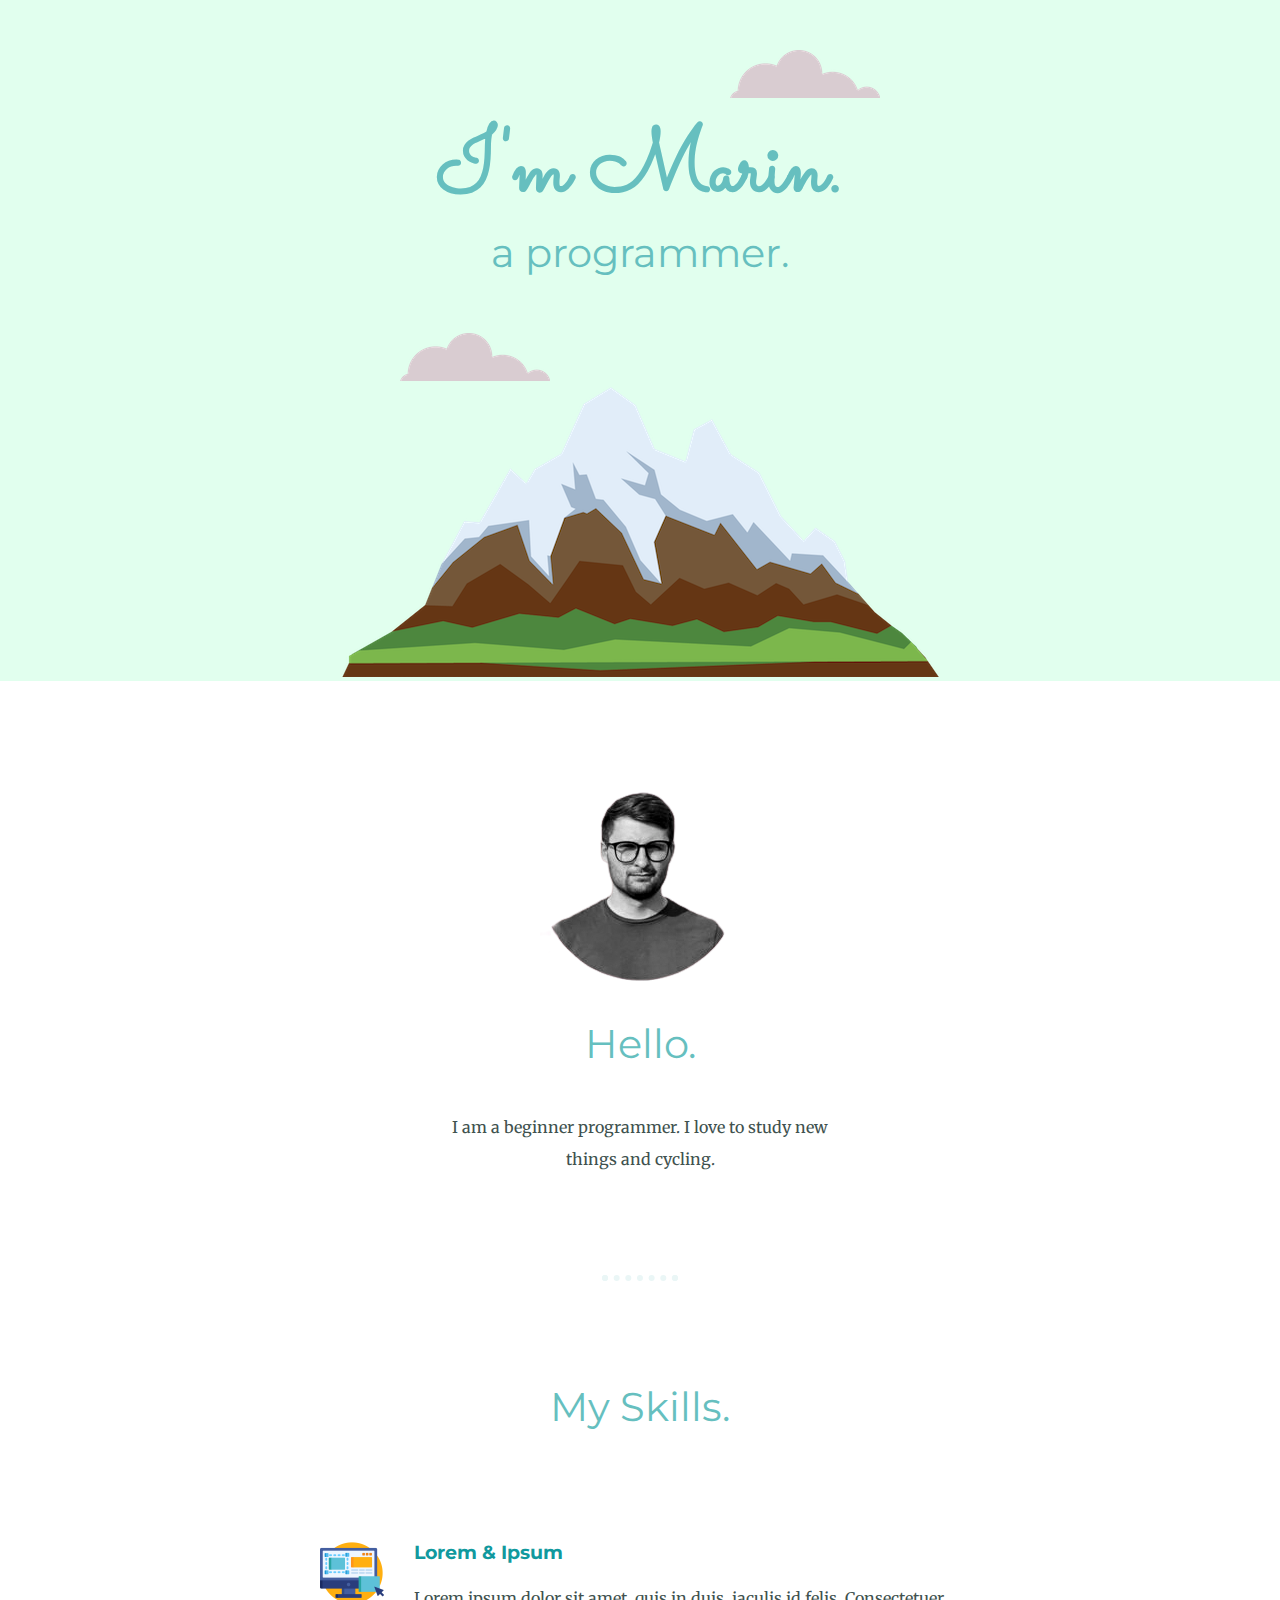
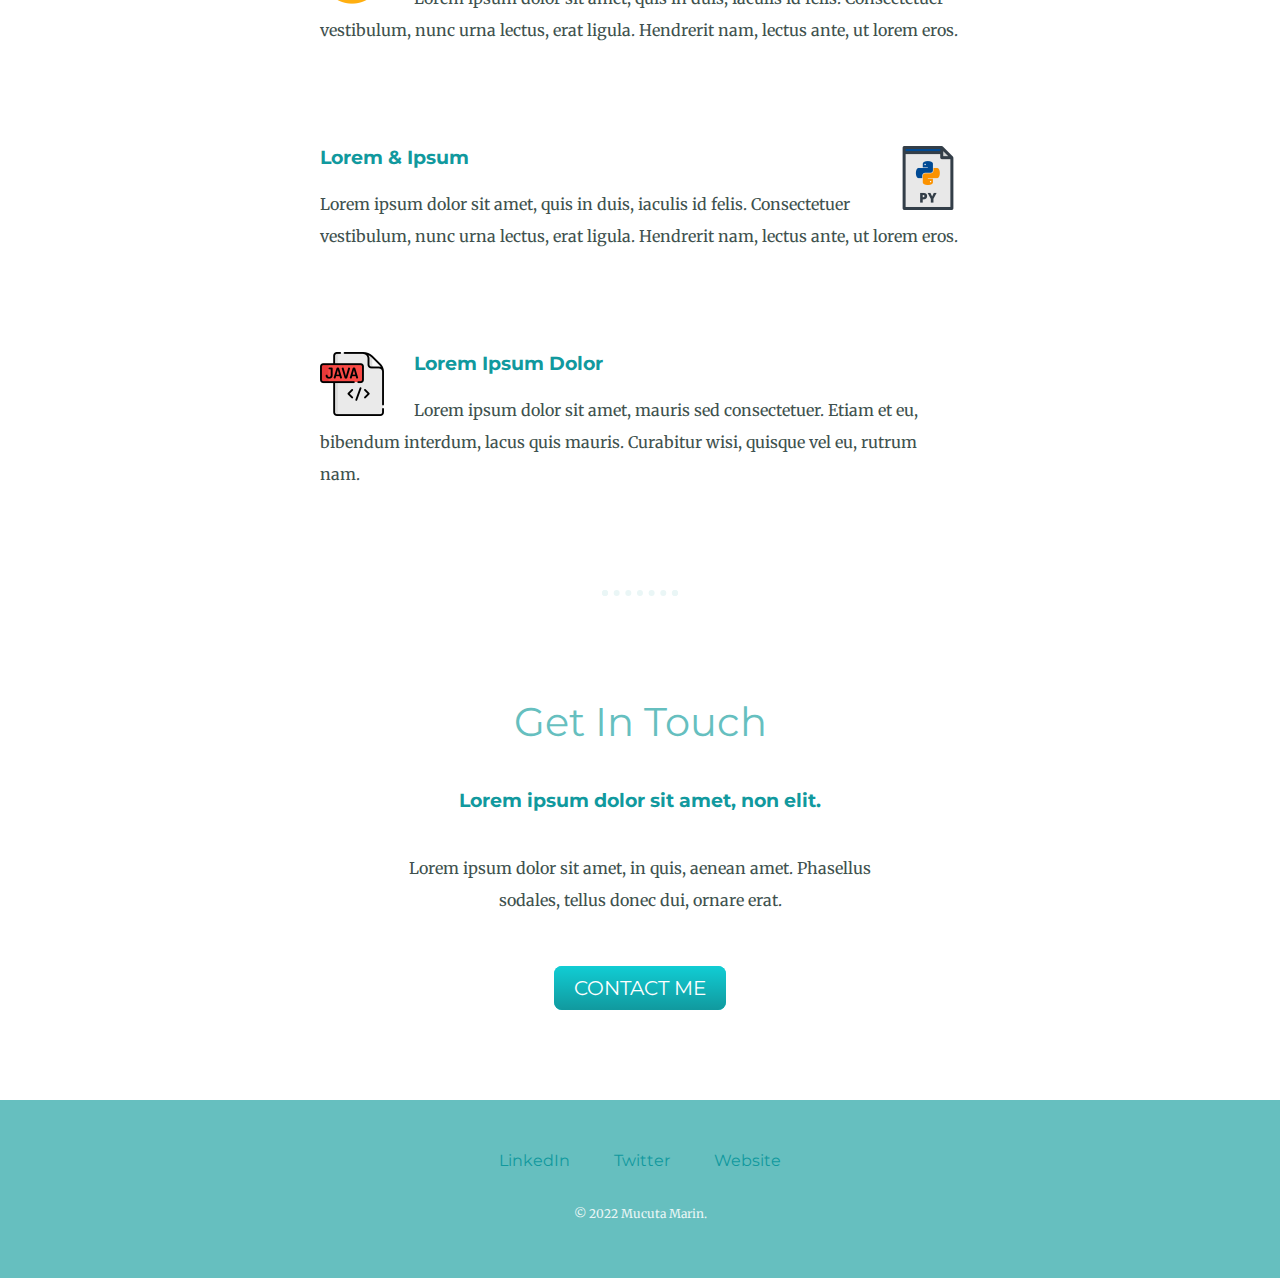
<file: Day_55_CSS_Html_My_Site/index.html>
<!DOCTYPE html>
<html lang="en" dir="ltr">
  <head>
    <meta charset="utf-8">
    <title>Mucuta Marin</title>
    <link rel="stylesheet" href="css/styles.css">
    <link rel="icon" href="favicon.ico">
    <link rel="preconnect" href="https://fonts.googleapis.com">
    <link rel="preconnect" href="https://fonts.gstatic.com" crossorigin>
    <link href="https://fonts.googleapis.com/css2?family=Merriweather:ital@1&family=Montserrat&family=Sacramento&display=swap" rel="stylesheet">
  </head>
  <body>
    <div class="top-conttainer">
      <img class="top-cloud" src="images/cloud.png" alt="cloud-img">
      <h1>I'm Marin.</h1>
      <h2>a programmer.</h2>
      <img class="bottom-cloud" src="images/cloud.png" alt="cloud-img">
      <img src="images/mountain.png" alt="mountain-img">
    </div>
    <div class="middle-container">
      <div class="profile">
        <img class="my-photo" src="images/my_photo.png" alt="my-photo">
        <h2>Hello.</h2>
        <p class="intro">I am a beginner programmer. I love to study new things and cycling. </p>
      </div>

      <hr size="3" noshade>   </hr>
      <div class="skills">
        <h2>My Skills.</h2>
        <div class="skill-row">
          <img class="ux-photo" src="images/ux.png" alt="ux-photo">
          <h3>Lorem & Ipsum</h3>
          <p>Lorem ipsum dolor sit amet, quis in duis, iaculis id felis. Consectetuer vestibulum, nunc urna lectus, erat ligula. Hendrerit nam, lectus ante, ut lorem eros.</p>
        </div>
        <div class="skill-row">
          <img class="python-photo" src="images/py.png" alt="python-photo">
          <h3>Lorem & Ipsum</h3>
          <p>Lorem ipsum dolor sit amet, quis in duis, iaculis id felis. Consectetuer vestibulum, nunc urna lectus, erat ligula. Hendrerit nam, lectus ante, ut lorem eros.</p>
        </div>

        <div class="skill-row">
          <img class="java-photo" src="images/java.png" alt="java-photo">
          <h3>Lorem Ipsum Dolor</h3>
          <p>Lorem ipsum dolor sit amet, mauris sed consectetuer. Etiam et eu, bibendum interdum, lacus quis mauris. Curabitur wisi, quisque vel eu, rutrum nam.</p>
        </div>
      </div>

    <hr size="3" noshade> </hr>
      <div class="contact-me">
        <h2>Get In Touch</h2>
        <h3>Lorem ipsum dolor sit amet, non elit.</h3>
        <p class="contact-message">Lorem ipsum dolor sit amet, in quis, aenean amet. Phasellus sodales, tellus donec dui, ornare erat.</p>
        <a class="btn" href="pilot01j@email.com">CONTACT ME</a>
      </div>
    </div>


    <div class="bottom-container">
      <a class="footer-link" href="https://www.linkedin.com/">LinkedIn</a>
      <a class="footer-link" href="https://twitter.com/">Twitter</a>
      <a class="footer-link" href="https://www.appbrewery.co/">Website</a>
      <p class="copyright">© 2022 Mucuta Marin.</p>
    </div>
  </body>
</html>
</file>
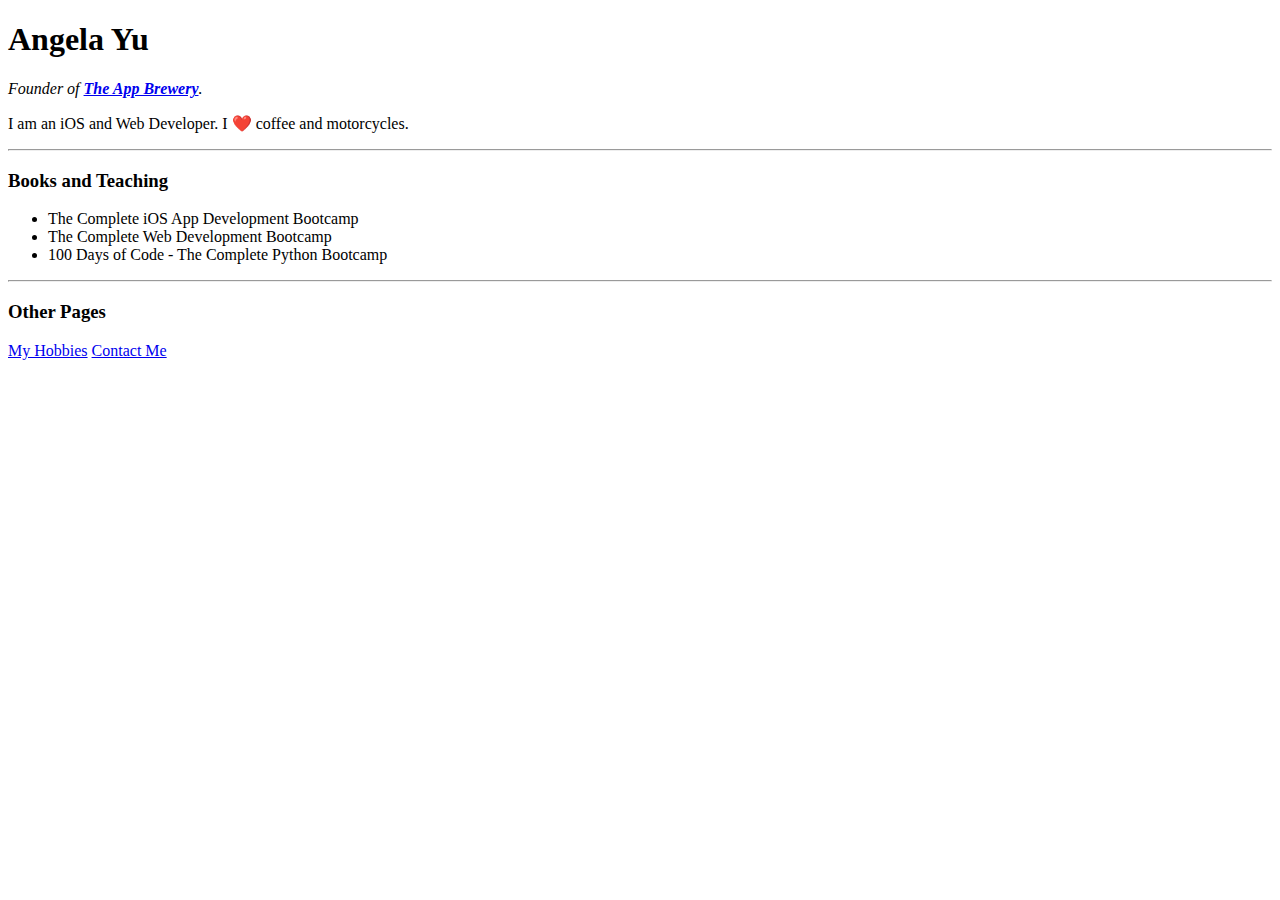
<file: Day_45_Extract_Data_from_HTML/website.html>
<!DOCTYPE html>
<html>

<head>
	<meta charset="utf-8">
	<title>Angela's Personal Site</title>
</head>

<body>
	<h1 id="name">Angela Yu</h1>
	<p><em>Founder of <strong><a href="https://www.appbrewery.co/">The App Brewery</a></strong>.</em></p>
	<p>I am an iOS and Web Developer. I ❤️ coffee and motorcycles.</p>
	<hr>
	<h3 class="heading">Books and Teaching</h3>
	<ul>
		<li>The Complete iOS App Development Bootcamp</li>
		<li>The Complete Web Development Bootcamp</li>
		<li>100 Days of Code - The Complete Python Bootcamp</li>
	</ul>
	<hr>
	<h3 class="heading">Other Pages</h3>
	<a href="https://angelabauer.github.io/cv/hobbies.html">My Hobbies</a>
	<a href="https://angelabauer.github.io/cv/contact-me.html">Contact Me</a>
</body>

</html>
</file>
<file: Day_55_CSS_Html_My_Site/css/styles.css>
body{
  color: #40514E;
  margin: 0;
  text-align: center;
  font-family: 'Merriweather', serif;
  font-size: 1em;
}
h1{
  font-size: 5.625rem;
  color: #66BFBF;
  line-height: 0.5;
  margin: 50px auto 0 auto;
  font-family: 'Sacramento', cursive;
}
h2{
  font-size: 2.5rem;
  color: #66BFBF;
  font-weight: normal;
  font-family: 'Montserrat', sans-serif;
  padding-bottom: 10px ;

}
h3{
  color: #11999E;
  font-family: 'Montserrat', sans-serif;
}
p {
  line-height: 2;
}
a {
  color:  #11999E;
  font-family: 'Montserrat', sans-serif;
  margin: 10px 20px;
  text-decoration: none;
}
a:hover{
  color: #EAF6F6;
}
hr {
  border: dotted #EAF6F6 6px;
  border-bottom: none;
  width: 5%;
  margin: 100px auto;
  background-color: white;
}

.intro {
  width: 30%;
  margin: auto;
}
.skill-row {
  width: 50%;
  margin: 100px auto 100px auto;
  text-align: left;
}
.contact-message {
  width: 40%;
  margin: 40px auto 60px;
}
.copyright {
  color: #EAF6F6;
  font-size: 0.75rem;
  padding: 20px 0;
}
.top-conttainer{
  background-color: #E1FFEE;
  position: relative;
  padding-top: 100px;
}
.middle-container{
  margin: 100px 0;
}
.bottom-container{
  background-color: #66BFBF;
  padding: 50px 0 20px;
  color: white;
}

.top-cloud{
  position: absolute;
  right: 400px;
  top: 50px;
}
.bottom-cloud {
  position: absolute;
  left: 400px;
  bottom: 300px;
}

.ux-photo {
  width: 10%;
  float: left;
  margin-right: 30px;
}
.python-photo {
  width: 10%;
  float: right;
  margin-left: : 30px;
}
.java-photo {
  width: 10%;
  float: left;
  margin-right: 30px;
}

.btn {
  background: #11cdd4;
  background-image: -webkit-linear-gradient(top, #11cdd4, #11999e);
  background-image: -moz-linear-gradient(top, #11cdd4, #11999e);
  background-image: -ms-linear-gradient(top, #11cdd4, #11999e);
  background-image: -o-linear-gradient(top, #11cdd4, #11999e);
  background-image: linear-gradient(to bottom, #11cdd4, #11999e);
  -webkit-border-radius: 8;
  -moz-border-radius: 8;
  border-radius: 8px;
  font-family: 'Montserrat', sans-serif;
  color: #ffffff;
  font-size: 20px;
  padding: 10px 20px 10px 20px;
  text-decoration: none;
}

.btn:hover {
  background: #30e3cb;
  background-image: -webkit-linear-gradient(top, #30e3cb, #2bc4ad);
  background-image: -moz-linear-gradient(top, #30e3cb, #2bc4ad);
  background-image: -ms-linear-gradient(top, #30e3cb, #2bc4ad);
  background-image: -o-linear-gradient(top, #30e3cb, #2bc4ad);
  background-image: linear-gradient(to bottom, #30e3cb, #2bc4ad);
  text-decoration: none;
}
</file>
